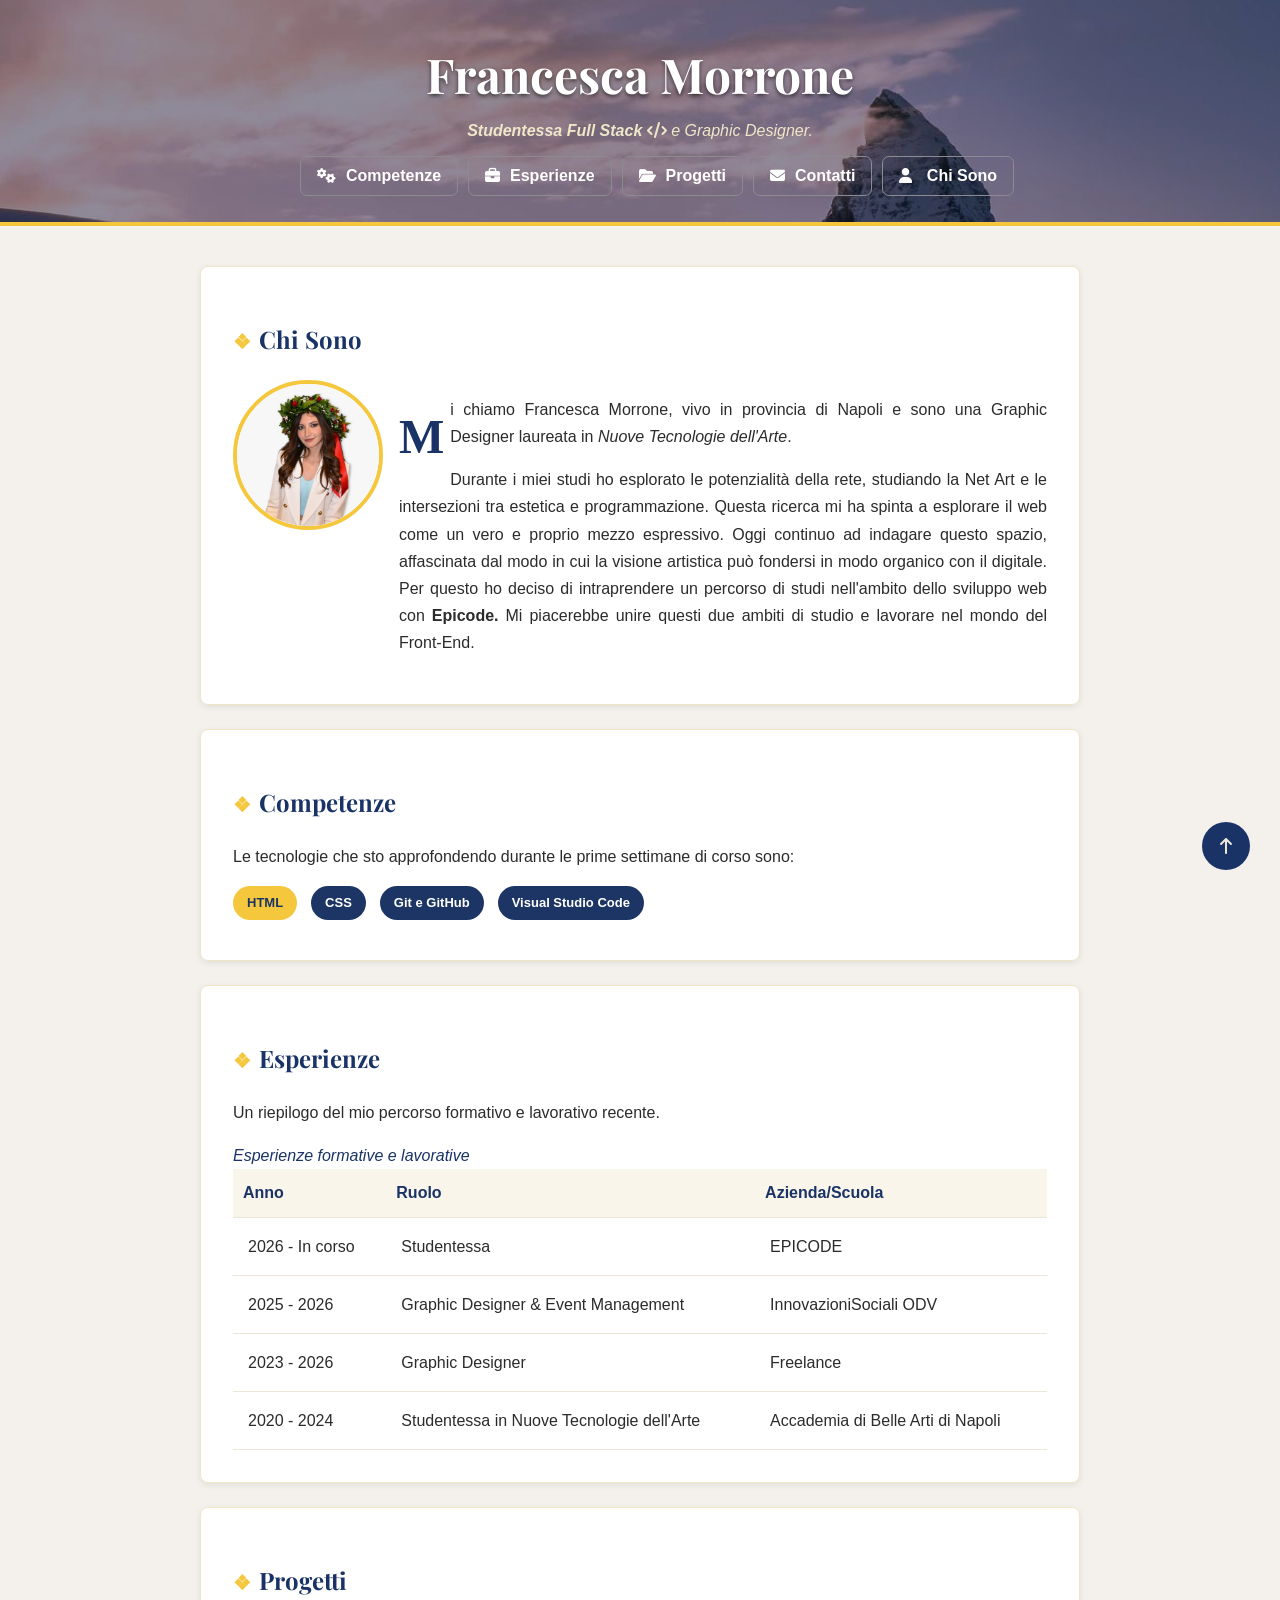
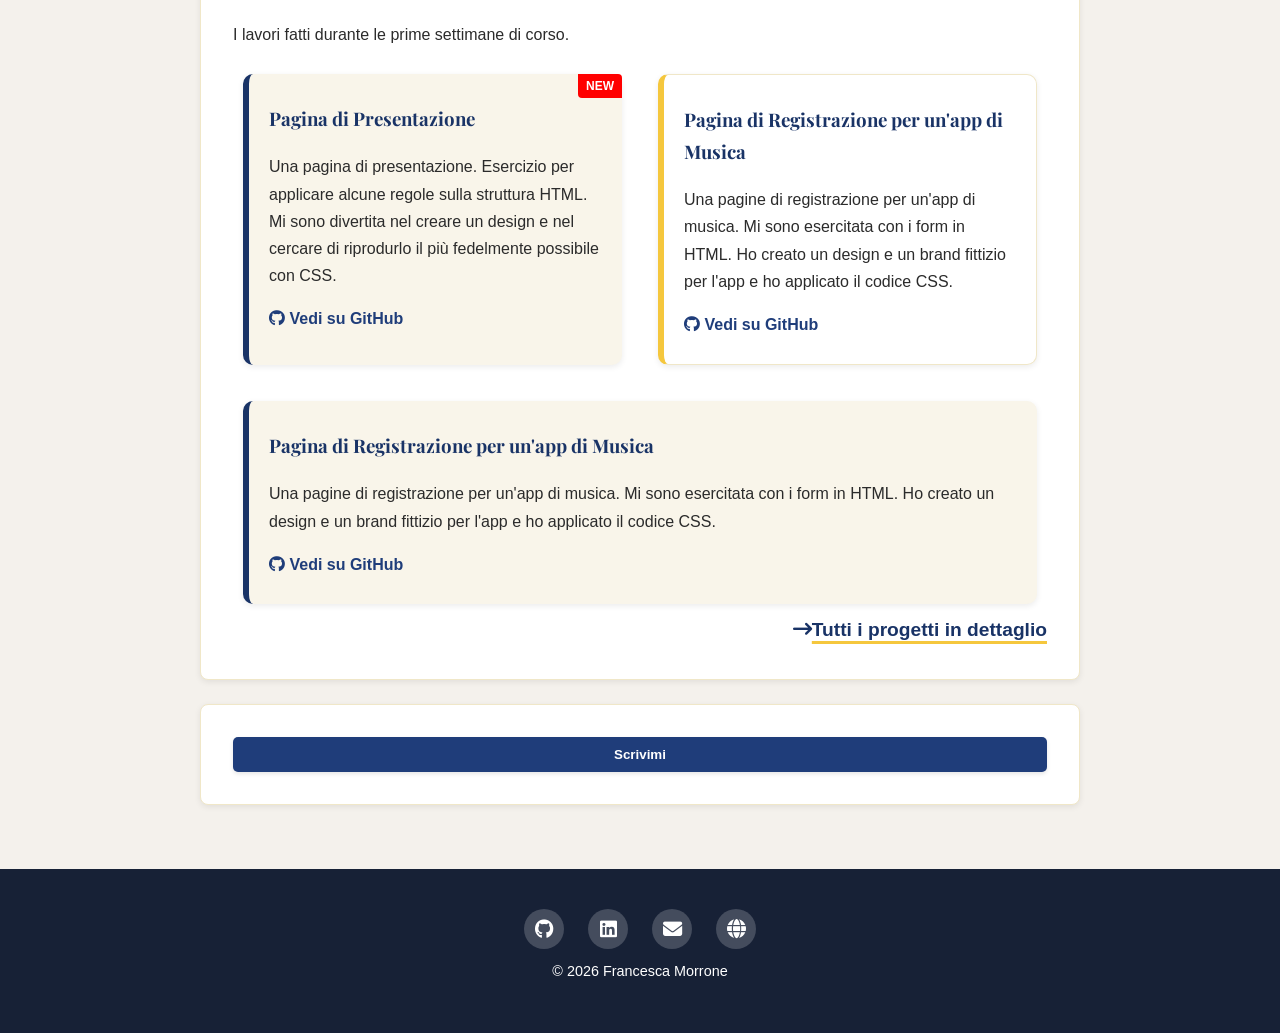
<file: index.html>
<!DOCTYPE html>
<html lang="it">

<head>
    <meta charset="UTF-8">
    <meta name="viewport" content="width=device-width, initial-scale=1.0">
    <title>Portfolio di Francesca Morrone</title>
    <link rel="stylesheet" href="assets/CSS/style.css" />
    <link rel="stylesheet" href="https://cdnjs.cloudflare.com/ajax/libs/font-awesome/6.5.2/css/all.min.css" />
</head>

<body>

    <!--blocco header-->
    <header id="site-header">
        <h1 id="start">Francesca Morrone</h1>
        <p class="tagline"><strong>Studentessa Full Stack <i class="fa-solid fa-code"></i></strong> e Graphic Designer.
        </p>
        <!--blocco nav-->
        <nav>
            <ul>
                <li><a href="#chi-sono"><i class="navbar-icons fa-solid fa-user"></i> Chi Sono</a></li>
                <li><a href="#competenze"><i class="navbar-icons fa-solid fa-gears"></i>Competenze</a></li>
                <li><a href="#esperienze"><i class="navbar-icons fa-solid fa-briefcase"></i>Esperienze</a></li>
                <li><a href="#progetti"><i class="navbar-icons fa-sharp fa-solid fa-folder-open"></i>Progetti</a></li>
                <li><a href="#contatti"><i class="navbar-icons fa-solid fa-envelope"></i>Contatti</a></li>
            </ul>
        </nav>
    </header>

    <!--blocco main-->
    <main>
        <!--section "chi sono"-->
        <section id="chi-sono">
            <h2>Chi Sono</h2>
            <div class="bio">
                <img src="assets/IMG/avatar.png" alt="foto profilo" class="avatar" />
                <div class="text">
                    <p>Mi chiamo Francesca Morrone, vivo in provincia di Napoli e sono una Graphic Designer laureata in
                        <em>Nuove Tecnologie dell'Arte</em>.
                    </p>
                    <p>Durante i miei studi ho esplorato le potenzialità della rete, studiando la Net Art e le
                        intersezioni
                        tra
                        estetica e programmazione. Questa ricerca mi ha spinta a esplorare il web come un vero e proprio
                        mezzo
                        espressivo. Oggi continuo ad indagare questo spazio, affascinata dal modo in cui la visione
                        artistica
                        può fondersi in modo organico con il digitale. Per questo ho deciso di intraprendere un percorso
                        di
                        studi nell'ambito dello sviluppo web con <strong>Epicode.</strong> Mi piacerebbe unire questi
                        due
                        ambiti
                        di studio e lavorare nel mondo del Front-End.</p>
                </div>
            </div>
        </section>

        <!--section "competenze"-->
        <section id="competenze">
            <h2>Competenze</h2>
            <p>Le tecnologie che sto approfondendo durante le prime settimane di corso sono:</p>
            <div class="skill-list">
                <input type="checkbox" id="checkbox-html" checked>
                <label for="checkbox-html">HTML</label>
                <input type="checkbox" id="checkbox-css">
                <label for="checkbox-css">CSS</label>
                <input type="checkbox" id="checkbox-git">
                <label for="checkbox-git">Git e GitHub</label>
                <input type="checkbox" id="checkbox-vscode">
                <label for="checkbox-vscode">Visual Studio Code</label>
            </div>
        </section>

        <!--section "esperienze"-->
        <section id="esperienze">
            <h2>Esperienze</h2>
            <p>Un riepilogo del mio percorso formativo e lavorativo recente.</p>

            <div class="table-wrapper">
                <table class="tabella-esperienze">
                    <caption>Esperienze formative e lavorative</caption>
                    <thead>
                        <tr>
                            <th>Anno</th>
                            <th>Ruolo</th>
                            <th>Azienda/Scuola</th>
                        </tr>
                    </thead>
                    <tbody>
                        <tr>
                            <td>2026 - In corso</td>
                            <td>Studentessa</td>
                            <td>EPICODE</td>
                        </tr>
                        <tr>
                            <td>2025 - 2026</td>
                            <td>Graphic Designer & Event Management</td>
                            <td>InnovazioniSociali ODV</td>
                        </tr>
                        <tr>
                            <td>2023 - 2026</td>
                            <td>Graphic Designer</td>
                            <td>Freelance</td>
                        </tr>
                        <tr>
                            <td>2020 - 2024</td>
                            <td>Studentessa in Nuove Tecnologie dell'Arte</td>
                            <td>Accademia di Belle Arti di Napoli</td>
                        </tr>
                    </tbody>
                </table>
            </div>
        </section>

        <!--section "Progetti"-->
        <section id="progetti">

            <h2>Progetti</h2>
            <p>I lavori fatti durante le prime settimane di corso.</p>

            <div class="projects-grid">
                <!--profetto n1-->
                <div class="card-progetto">
                    <h3>Pagina di Presentazione</h3>
                    <p>Una pagina di presentazione. Esercizio per applicare alcune regole sulla struttura HTML. Mi sono
                        divertita nel creare un design e nel cercare di riprodurlo il più fedelmente possibile con CSS.
                    </p>
                    <p><a class="github" href="https://github.com/francescamorrone/epicode-challenge-n1"
                            target="_blank"><i class="fa-brands fa-github"></i> Vedi su GitHub</a>
                    </p>
                </div>
                <!--progetti n2-->
                <div class="card-progetto">
                    <h3>Pagina di Registrazione per un'app di Musica</h3>
                    <p>Una pagine di registrazione per un'app di musica. Mi sono esercitata con i form in HTML. Ho
                        creato un
                        design e un brand fittizio per l'app e ho applicato il codice CSS.</p>
                    <p><a class="github" href="https://github.com/francescamorrone/epicode-challenge-n2"
                            target="_blank"><i class="fa-brands fa-github"></i> Vedi su GitHub</a>
                    </p>
                </div>
                <!--progetto n3-->
                <div class="card-progetto">
                    <h3>Pagina di Registrazione per un'app di Musica</h3>
                    <p>Una pagine di registrazione per un'app di musica. Mi sono esercitata con i form in HTML. Ho
                        creato un
                        design e un brand fittizio per l'app e ho applicato il codice CSS.</p>
                    <p><a class="github" href="https://github.com/francescamorrone/epicode-challenge-n2"
                            target="_blank"><i class="fa-brands fa-github"></i> Vedi su GitHub</a>
                    </p>
                </div>
            </div>
            <a id="other-projects" href="tutti-i-progetti.html"><i class="fa-solid fa-arrow-right-long"></i>Tutti i
                progetti in dettaglio</a>
        </section>

        <!--section "contatti"-->
        <section>
            <button id="apri-contatti">Scrivimi</button>
        </section>

    </main>

    <div id="overlay-contatti" class="overlay" hidden>
        <div class="modal">
            <button class="close" id="chiusi-contatti"><i class="fa-solid fa-x"></i></button>

            <h2 id="contatti">Contattami</h2>
            <p>Compila il form per scrivermi. Ti rispondo entro 24 ore.</p>

            <form action="#" method="POST">

                <label for="name">Nome</label>
                <br />
                <input type="text" id="name" placeholder="es. Mario Rossi" name="name" required>
                </br> <br />

                <label for="email">Email</label>
                </br>
                <input type="email" placeholder="es. email@gmail.it" name="email" required>
                </br><br />

                <label for="reason-contact">Motivo del contatto</label>
                </br>
                <select id="reason-contact" name="reason-contact">
                    <option value="" selected></option>
                    <option value="work">Lavorativo</option>
                    <option value="collab">Collaborazione</option>
                    <option value="question">Domande</option>
                </select>
                </br><br />

                <label for="date">Data preferita per la risposta</label>
                </br>
                <input type="date" id="date" name="date">
                </br><br />

                <label for="message">Messaggio</label>
                </br>
                <textarea name="message" id="message" rows="5" required
                    placeholder="Scrivi qui il tuo messaggio..."></textarea>
                </br></br>

                <input type="checkbox" id="accept" name="accept" required>
                <label for="accept">Accetto di essere ricontattato</label>
                </br><br />

                <button type="submit" id="submit-form"><i
                        class="button-icon fa-sharp fa-solid fa-paper-plane"></i>Invia</button>

            </form>
        </div>
    </div>

    <a href="#" class="back-to-top" aria-label="Torna in cima">
        <svg xmlns="http://www.w3.org/2000/svg" width="20" height="20" fill="currentColor"
            viewBox="0 0 640 640"><!--!Font Awesome Free v7.3.1 by @fontawesome - https://fontawesome.com License - https://fontawesome.com/license/free Copyright 2026 Fonticons, Inc.-->
            <path
                d="M342.6 73.4C330.1 60.9 309.8 60.9 297.3 73.4L137.3 233.4C124.8 245.9 124.8 266.2 137.3 278.7C149.8 291.2 170.1 291.2 182.6 278.7L288 173.3L288 544C288 561.7 302.3 576 320 576C337.7 576 352 561.7 352 544L352 173.3L457.4 278.7C469.9 291.2 490.2 291.2 502.7 278.7C515.2 266.2 515.2 245.9 502.7 233.4L342.7 73.4z" />
        </svg>
        </svg></a>

    <!--blocco footer-->
    <footer id="site-footer">
        <div id="footer-icons">
            <a href="#"><i class="fa-brands fa-github"></i></a>
            <a href="#"><i class="fa-brands fa-linkedin"></i></a>
            <a href="#"><i class="fa-solid fa-envelope"></i></a>
            <a href="#"><i class="fa-solid fa-globe"></i></a>
        </div>
        <p>© 2026 Francesca Morrone</p>
    </footer>
    <script src="assets/JS/script.js"></script>
</body>

</html>
</file>
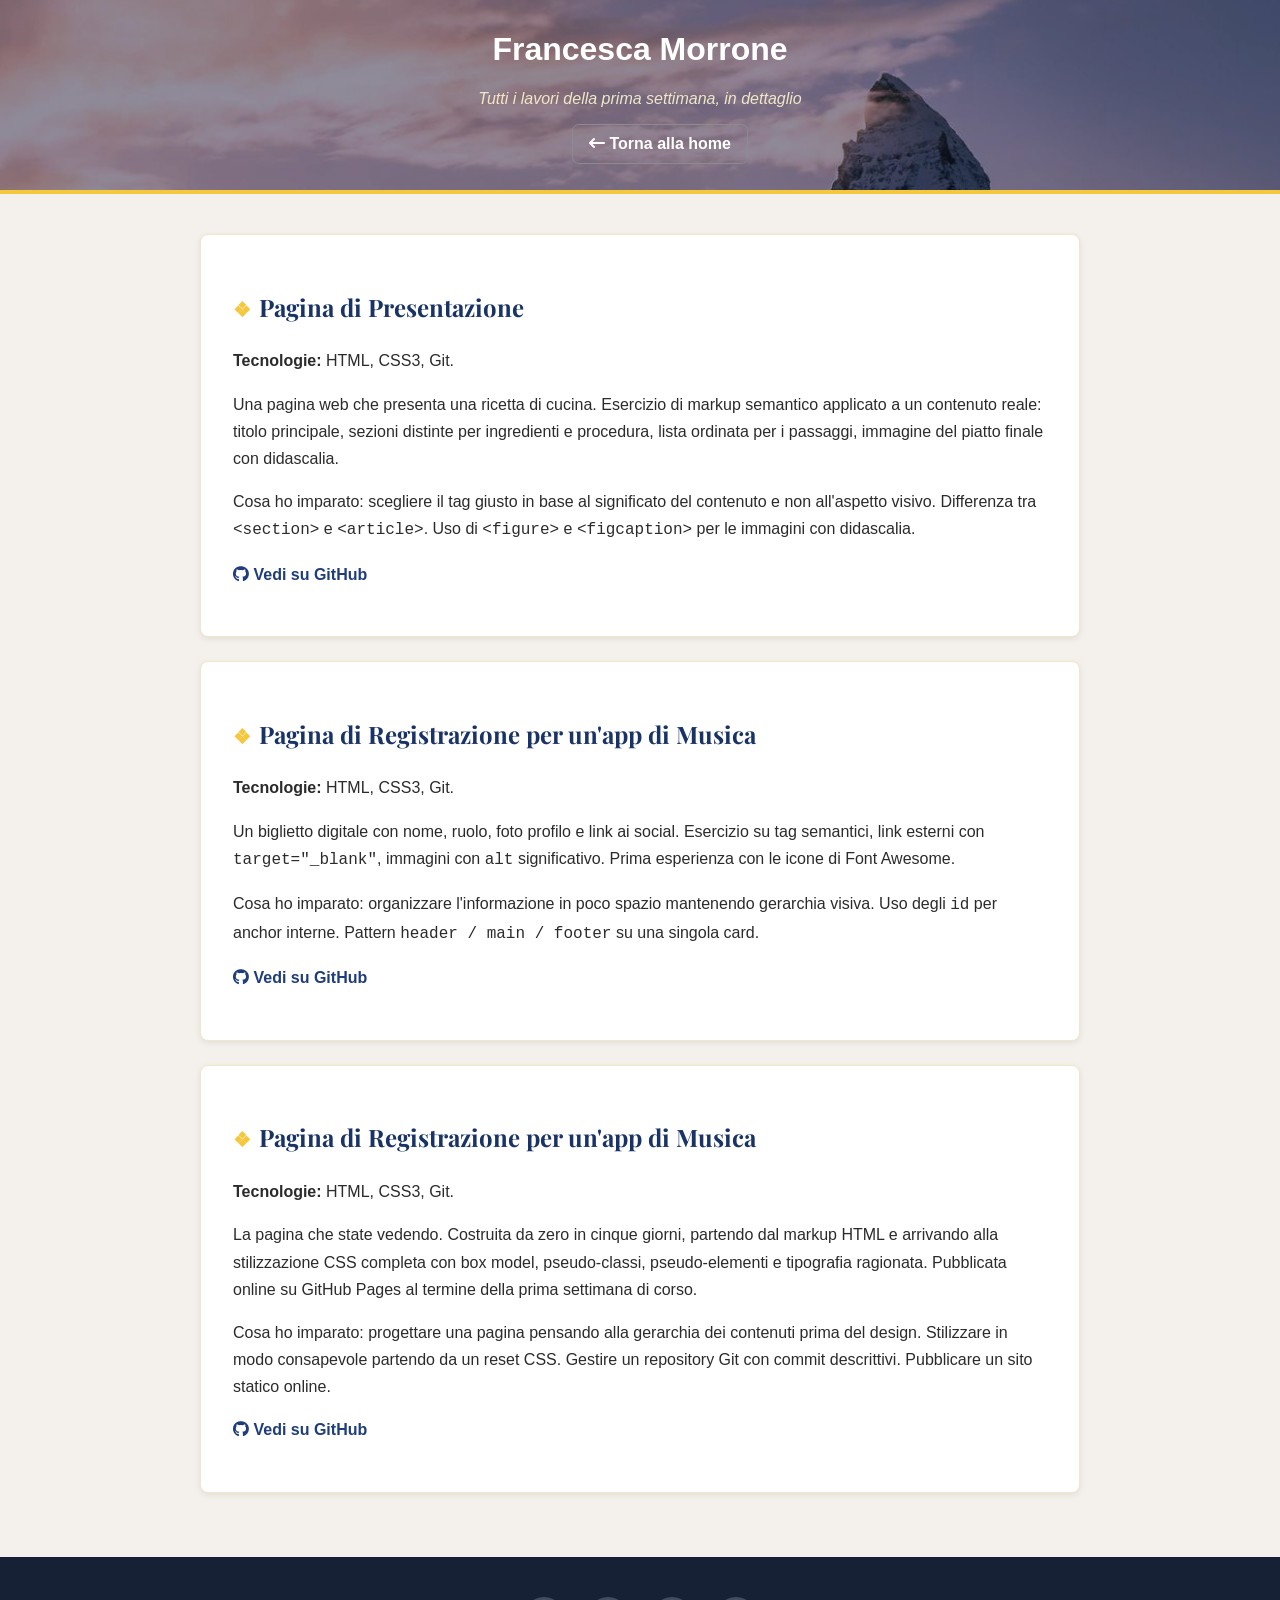
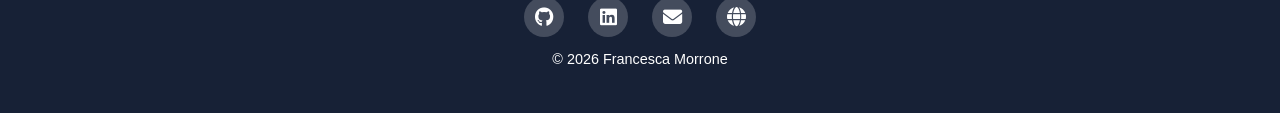
<file: tutti-i-progetti.html>
<!DOCTYPE html>
<html lang="it">

<head>
    <meta charset="UTF-8">
    <meta name="viewport" content="width=device-width, initial-scale=1.0">
    <title>Tutti i Progetti di Francesca Morrone</title>
    <link rel="stylesheet" href="assets/CSS/style.css" />
    <link rel="stylesheet" href="https://cdnjs.cloudflare.com/ajax/libs/font-awesome/6.5.2/css/all.min.css" />
</head>

<body>
    <header>
        <h1 id="start">Francesca Morrone</h1>
        <p class="tagline">Tutti i lavori della prima settimana, in dettaglio
        </p>
        <!--blocco nav-->
        <nav>
            <ul>
                <li><a href="index.html"><i class="fa-solid fa-arrow-left-long"></i> Torna alla home</a></li>
            </ul>
        </nav>
    </header>

    <main id="projects-cards">
        <section>
            <h2>Pagina di Presentazione</h2>
            <p><b>Tecnologie:</b> HTML, CSS3, Git.</p>
            <p>Una pagina web che presenta una ricetta di cucina. Esercizio di markup semantico applicato a un contenuto reale: titolo principale, sezioni distinte per ingredienti e procedura, lista ordinata per i passaggi, immagine del piatto finale con didascalia.</p>
            <p>Cosa ho imparato: scegliere il tag giusto in base al significato del contenuto e non all'aspetto visivo. Differenza tra <code>&ltsection&gt</code> e <code>&ltarticle&gt</code>. Uso di <code>&ltfigure&gt</code> e <code>&ltfigcaption&gt</code> per le immagini con didascalia.</p>
            <p><a class="github" href="https://github.com/francescamorrone/epicode-challenge-n1" target="_blank"><i
                        class="fa-brands fa-github"></i> Vedi su GitHub</a>
            </p>
        </section>

        <section>
            <h2>Pagina di Registrazione per un'app di Musica</h2>
            <p><b>Tecnologie:</b> HTML, CSS3, Git.</p>
            <p>Un biglietto digitale con nome, ruolo, foto profilo e link ai social. Esercizio su tag semantici, link esterni con <code>target="_blank"</code>, immagini con <code>alt</code> significativo. Prima esperienza con le icone di Font Awesome.</p>
            <p>Cosa ho imparato: organizzare l'informazione in poco spazio mantenendo gerarchia visiva. Uso degli <code>id</code> per anchor interne. Pattern <code>header / main / footer</code> su una singola card.</p>
            <p><a class="github" href="https://github.com/francescamorrone/epicode-challenge-n1" target="_blank"><i
                        class="fa-brands fa-github"></i> Vedi su GitHub</a>
            </p>
        </section>

        <section>
            <h2>Pagina di Registrazione per un'app di Musica</h2>
            <p><b>Tecnologie:</b> HTML, CSS3, Git. </p>
            <p>La pagina che state vedendo. Costruita da zero in cinque giorni, partendo dal markup HTML e arrivando alla stilizzazione CSS completa con box model, pseudo-classi, pseudo-elementi e tipografia ragionata. Pubblicata online su GitHub Pages al termine della prima settimana di corso.</p>
            <p>Cosa ho imparato: progettare una pagina pensando alla gerarchia dei contenuti prima del design. Stilizzare in modo consapevole partendo da un reset CSS. Gestire un repository Git con commit descrittivi. Pubblicare un sito statico online.</p>
            <p><a class="github" href="https://github.com/francescamorrone/epicode-challenge-n1" target="_blank"><i
                        class="fa-brands fa-github"></i> Vedi su GitHub</a>
            </p>
        </section>
    </main>
        <!--blocco footer-->
    <footer id="site-footer">
        <div id="footer-icons">
            <a href="#"><i class="fa-brands fa-github"></i></a>
            <a href="#"><i class="fa-brands fa-linkedin"></i></a>
            <a href="#"><i class="fa-solid fa-envelope"></i></a>
            <a href="#"><i class="fa-solid fa-globe"></i></a>
        </div>
        <p>© 2026 Francesca Morrone</p>
    </footer>
</body>

</html>
</file>
<file: assets/CSS/style.css>
@import url('https://fonts.googleapis.com/css2?family=Playfair+Display:ital,wght@0,400..900;1,400..900&display=swap');

*,
*::before,
*::after {
    box-sizing: border-box;
}

html,
body {
    margin: 0;
    padding: 0;
    font-family: 'Inter', Arial, sans-serif;
    font-size: 16px;
    background-color: #f4f1ec;
    color: #2b2b2b;
    scroll-behavior: smooth;
}


::-webkit-scrollbar {
    width: 6px;
    /* Larghezza della barra di scorrimento verticale */
}

::-webkit-scrollbar-track {
    background: transparent;
    margin-block: 20px;
}

::-webkit-scrollbar-thumb {
    background: #c5b476;
    border-radius: 10px;
}

img {
    max-width: 100%;
    height: auto;
}

/* bottone per tornare in alto */
.back-to-top {
    position: fixed;
    bottom: 30px;
    right: 30px;
    width: 48px;
    height: 48px;
    border-radius: 50%;
    background-color: #193366;
    color: #ECE6D8;
    z-index: 50;
    display: flex;
    justify-content: center;
    align-items: center;
    text-decoration: none;
}

.back-to-top:hover {
    animation: pulse-ring 2.2s ease-out infinite;
    transform: scale(1.08);
}

@keyframes pulse-ring {
    0% {
        box-shadow: 0 4px 12px rgba(0,0,0,0.2), 0 0 0 6px rgba(34,76,161,0.6);
    }
    100% {
        box-shadow: 0 4px 12px rgba(0,0,0,0.2), 0 0 0 6px rgba(34,76,161,0);
    }
}

/* form modale */
.overlay {
    position: fixed;
    top: 0;
    left: 0;
    right: 0;
    bottom: 0;
    background: rgba(0, 0, 0, 0.5);
    z-index: 1000;

}

.overlay[hidden] {
    display: none;
}

.modal {
    position: absolute;
    top: 50%;
    left: 50%;
    transform: translate(-50%, -50%);
    border-radius: 20px;
    box-shadow: 0 0 100px rgba(0, 0, 0, 0.5);
    border: 2px solid rgba(255, 255, 255, 0.18);
    background-color: #ECE6D8;
    padding: 30px 20px 20px 20px;
    display: flex;
    align-items: center;
    justify-content: flex-start;
    flex-direction: column;
    width: 90%;
    max-width: 480px;
    max-height: 90vh;
    overflow-y: auto;
}

.modal label {
    font-size: 0.85rem;
    margin-top: 10px;
    margin-bottom: 3px;
}



@keyframes overlay-in { 
    from { opacity: 0; } 
    to { opacity: 1; } 
}

@keyframes modal-in { 
    from { 
        opacity: 0; 
        transform: translate(-50%, -40%); 
    } 
    to { 
        opacity: 1; 
        transform: translate(-50%, -50%); 
    } 
}

.overlay:not([hidden]) {
    animation: overlay-in 0.3s ease-out;
}

.overlay:not([hidden]) .modal {
    animation: modal-in 0.3s ease-out;
}

.close {
    position: absolute;
    top: 15px;
    right: 15px;
    background: rgba(230, 109, 90, 0.285);
    color: rgb(206, 31, 31);
    font-size: 0.8rem;
    width: 25px;
    height: 25px;
    padding: 0;
    border-radius: 50%;
    border: none;
    display: flex;
    justify-content: center;
    align-items: center;
    cursor: pointer;
    transition: all 0.2s ease;
}

.close:hover {
    transform: scale(1.2);
    background-color: rgba(240, 95, 95, 0.822);
    color: white;
}

main {
    max-width: 920px;
    margin: 0 auto;
    padding: 40px 16px;
    line-height: 1.7;
}

main section {
    padding: 16px;
}

header {
    background-color: rgb(144, 144, 165);
    background-image: url(../IMG/header-bg.jpg);
    background-blend-mode: multiply;
    background-size: cover;
    background-position: center;
    color: #fff;
    text-align: center;
    padding: 20px 16px 20px;
    border-bottom: 4px solid hsl(45, 90%, 60%);
    position: sticky;
    top: 0;
    z-index: 100;

    transition: padding 0.3s ease;
}

nav ul li:first-child {
    order: 99;
}

#site-header h1 {
    font-size: clamp(1.5rem,
            4vw,
            3rem);
    text-shadow: 0 2px 4px rgba(0, 0, 0, 0.6);
    margin-bottom: auto;
    color: #fff;
    font-family: 'Playfair Display', Georgia, serif;
}

header.scrolled {
    padding: 15px 16px;
}

header.scrolled .tagline {
    max-height: 0;
    opacity: 0;
    margin: 0;
}

header.scrolled nav a {
    padding: 6px 10px;
    font-size: 0.85rem;
}

h2,
h3 {
    font-family: 'Playfair Display', Georgia, serif;
    color: #193366;
}

nav ul {
    display: flex;
    flex-wrap: wrap;
    justify-content: center;
    gap: 4px;
}

nav a {
    color: #fff;
    font-weight: bold;
    text-decoration: none;
    border: 1px solid #8b8b90;
    padding: 10px 16px;
    border-radius: 7px;
    display: inline-block;
    transition: background-color 200ms ease, color 200ms ease, transform 200ms ease, padding 300ms ease, font-size 300ms ease;
}

nav a:hover {
    background-color: hsl(45, 90%, 60%);
    color: #193366;
    transform: translateY(-2px);
}

#site-header nav li {
    list-style-type: none;
    display: inline;
}

nav li {
    list-style-type: none;
}

#site-header nav li:not(#competenze) {
    margin-right: 6px;
}

.tagline {
    font-style: italic;
    color: #F0E7C8;
    max-height: 50px;
    opacity: 1;
    overflow: hidden;
    margin: 16px 0;
    transition: all 0.3s ease;
}

/*icone navbar*/
.navbar-icons,
.button-icon {
    font-size: 15px;
    padding-right: 10px;
}


/*cards*/
main section {
    padding: 32px;
    margin-bottom: 24px;
    background-color: #fff;
    border: 1px solid #F0E7C8;
    border-radius: 8px;
    box-shadow: 0 2px 6px rgba(0, 0, 0, 0.08);
}


/*rombo*/
main section h2::before {
    content: '\2756';
    color: hsl(45, 90%, 60%);
    padding-right: 8px;
    font-size: 20px;
}


/*sezione "chi sono"*/

.bio {
    display: flex;
    flex-direction: column;
    gap: 16px;
}

.avatar {
    width: 150px;
    height: 150px;
    border: 4px solid hsl(45, 90%, 60%);
    border-radius: 50%;
    display: block;
    margin: 0 auto;
    transition: transform 300ms ease;
}

.avatar:hover {
    transform: scale(1.05) rotate(-2deg);
}


#chi-sono {
    background-color: #ffffff;
    text-align: justify;
}

#chi-sono p:first-of-type::first-letter {
    font-size: 3rem;
    font-family: 'Inter';
    float: left;
    font-weight: bold;
    margin-right: 6px;
    color: #193366;
}

/*sezione competenze*/
.skill-list {
    display: flex;
    flex-wrap: wrap;
    gap:8px;
    padding: 0;
}

/* Nasconde le checkbox predefinite */
    #competenze input[type="checkbox"] {
        display: none;
    }

    #competenze label {
        display: inline-block;
        background-color: #1d3564;
        color: #ffffff;
        padding: 6px 14px;
        border-radius: 20px;
        font-weight: bold;
        font-size: 13px;
        margin-right: 6px;
        margin-bottom: 8px;
        cursor: pointer;
        transition: transform 150ms ease, background-color 150ms ease;
    }

    #competenze label:hover {
        transform: translateY(-2px);
        background-color: hsl(220, 60%, 40%);
    }

    /* Stile per l'etichetta quando la checkbox è selezionata */
    #competenze input[type="checkbox"]:checked + label {
        background-color:  hsl(45, 90%, 60%);
        color: #1d3564;
    }

/* sezione esperienze */
.table-wrapper {
    overflow-x: auto;
}

table {
    min-width: 480px;
}

table,
#esperienza {
    width: 100%;
    border-collapse: collapse;
}

td {
    border-bottom: 1px solid #ECE6D8;
    padding: 15px;
}

th {
    color: #193366;
    text-align: left;
    background-color: #F9F5EA;
    padding: 10px;
    border-bottom: 1px solid #ECE6D8;
}


#esperienze caption {
    text-align: left;
    color: #193366;
    font-style: italic;
}

/*progetti*/

.projects-grid {
    display: flex;
    flex-wrap: wrap;
    gap: 16px;
}

.github {
    color: #1F3D7A;
    font-weight: bold;
    text-decoration: none;
}

.github:hover {
    border-bottom: 3px solid hsl(45, 90%, 60%);
    ;
}

.card-progetto {
   flex: 1 1 260px;
   position: relative;
   box-shadow: 0 2px 6px rgba(0, 0, 0, 0.08);
   transition: transform 200ms ease-out, box-shadow 200ms ease-out;
}

.card-progetto:hover {
    transform: translateY(-4px);
    box-shadow: 0 10px 10px rgba(0, 0, 0, 0.08);
}

.projects-grid div:first-of-type h3::after {
    content: "NEW";
    font-family: 'Inter', Arial, sans-serif;
    padding: 2px 8px;
    margin-left: 12px;
    background-color: red;
    color: #ffffff;
    border-radius: 0 4px 0 4px;
    font-size: 0.75rem;
    position: absolute;
    top: 0;
    right: 0;
}

.projects-grid div:first-of-type h3:hover::after {
    animation: pulse-badge 2s ease-in-out infinite;
    transform-origin: top-right;
}

@keyframes pulse-badge {
    0%,
    100% {
        transform: scale(1);
    }
    50% {
        transform: scale(1.08);
    }
}

#other-projects {
    display: block;
    text-align: right;
    color: #193366;
    font-weight: bold;
    font-size: 1.2rem;
    text-decoration: underline;
    text-decoration-thickness: 3px;
    text-decoration-color: hsl(45, 90%, 60%);
    text-underline-offset: 5px;
}

#other-projects:visited {
    color: #193366;
}


.projects-grid div:nth-of-type(odd) {
    background-color: #F9F5EA;
    border-radius: 10px;
    padding: 10px 20px;
    margin: 10px;
    border-left: 6px solid #193366;
}

.projects-grid div:nth-of-type(even) {
    background-color: #fff;
    border: 1px solid #F0E7C8;
    border-radius: 10px;
    padding: 10px 20px;
    margin: 10px;
    border-left: 6px solid hsl(45, 90%, 60%);
}

/*form*/

form {
    width: 100%;
}

label:not(:last-of-type) {
    font-weight: bold;
    color: #1F3D7A;
}

input,
textarea,
select {
    font-size: 16px;
    width: 100%;
    background-color: #f4f1ec;
    border-style: none;
    border: 1px solid #b6af9d;
    padding: 10px;
    border-radius: 5px;
}

input:focus,
textarea:focus,
select:focus {
    background-color: #fff;
    border: 1px solid #193366;

}

::placeholder {
    color: #A39B87;
    font-family: 'Inter', Arial, sans-serif;
    font-style: italic;
}

input[type='checkbox'] {
    width: auto;
}

button {
    width: 100%;
    color: white;
    background-color: hsl(220, 60%, 30%);
    font-weight: bold;
    border-radius: 5px;
    padding: 10px 25px;
    border: none;
    box-shadow: 0 2px 4px rgba(0, 0, 0, 0.1);
}

button:hover {
    background-color: hsl(220, 60%, 45%);
    box-shadow: 0 4px 8px rgba(0, 0, 0, 0.15);
}


/*footer*/
#site-footer {
    background-color: #172136;
    color: #ffffff;
    text-align: center;
    font-size: 0.9rem;
}

#footer-icons {
    text-align: center;
}

#footer-icons a i {
    color: #fff;
    border-radius: 50%;
    display: inline-block;
    margin: 0 10px;
    font-size: 1.2rem;
    background-color: rgba(255, 255, 255, 0.193);
    width: 40px;
    height: 40px;
    line-height: 40px;
    text-align: center;
    text-decoration: none;
}

#footer-icons i:hover {
    background-color: hsl(45, 90%, 60%);
    color: #172136;
}

footer {
    padding: 40px 20px;
}


@media (min-width: 768px) {
    header {
        padding: 10px;
    }

    .bio {
        flex-direction: row;
        align-items: flex-start;
    }

    .avatar {
        margin:0;
        flex-shrink: 0;
    }

    main {
        padding: 40px 20px;
    }

    section {
        padding: 32px;
    }

    .modal form,
    .modal form button {
        width: 100%;
    }

    @media (prefers-reduced-motion: reduce) {
        *, *::before, *::after {
            animation-duration: 0.01ms !important;
            animation-iteration-count: 1 !important;
            transition-duration: 0.01ms !important;
        }
    }
}
</file>
